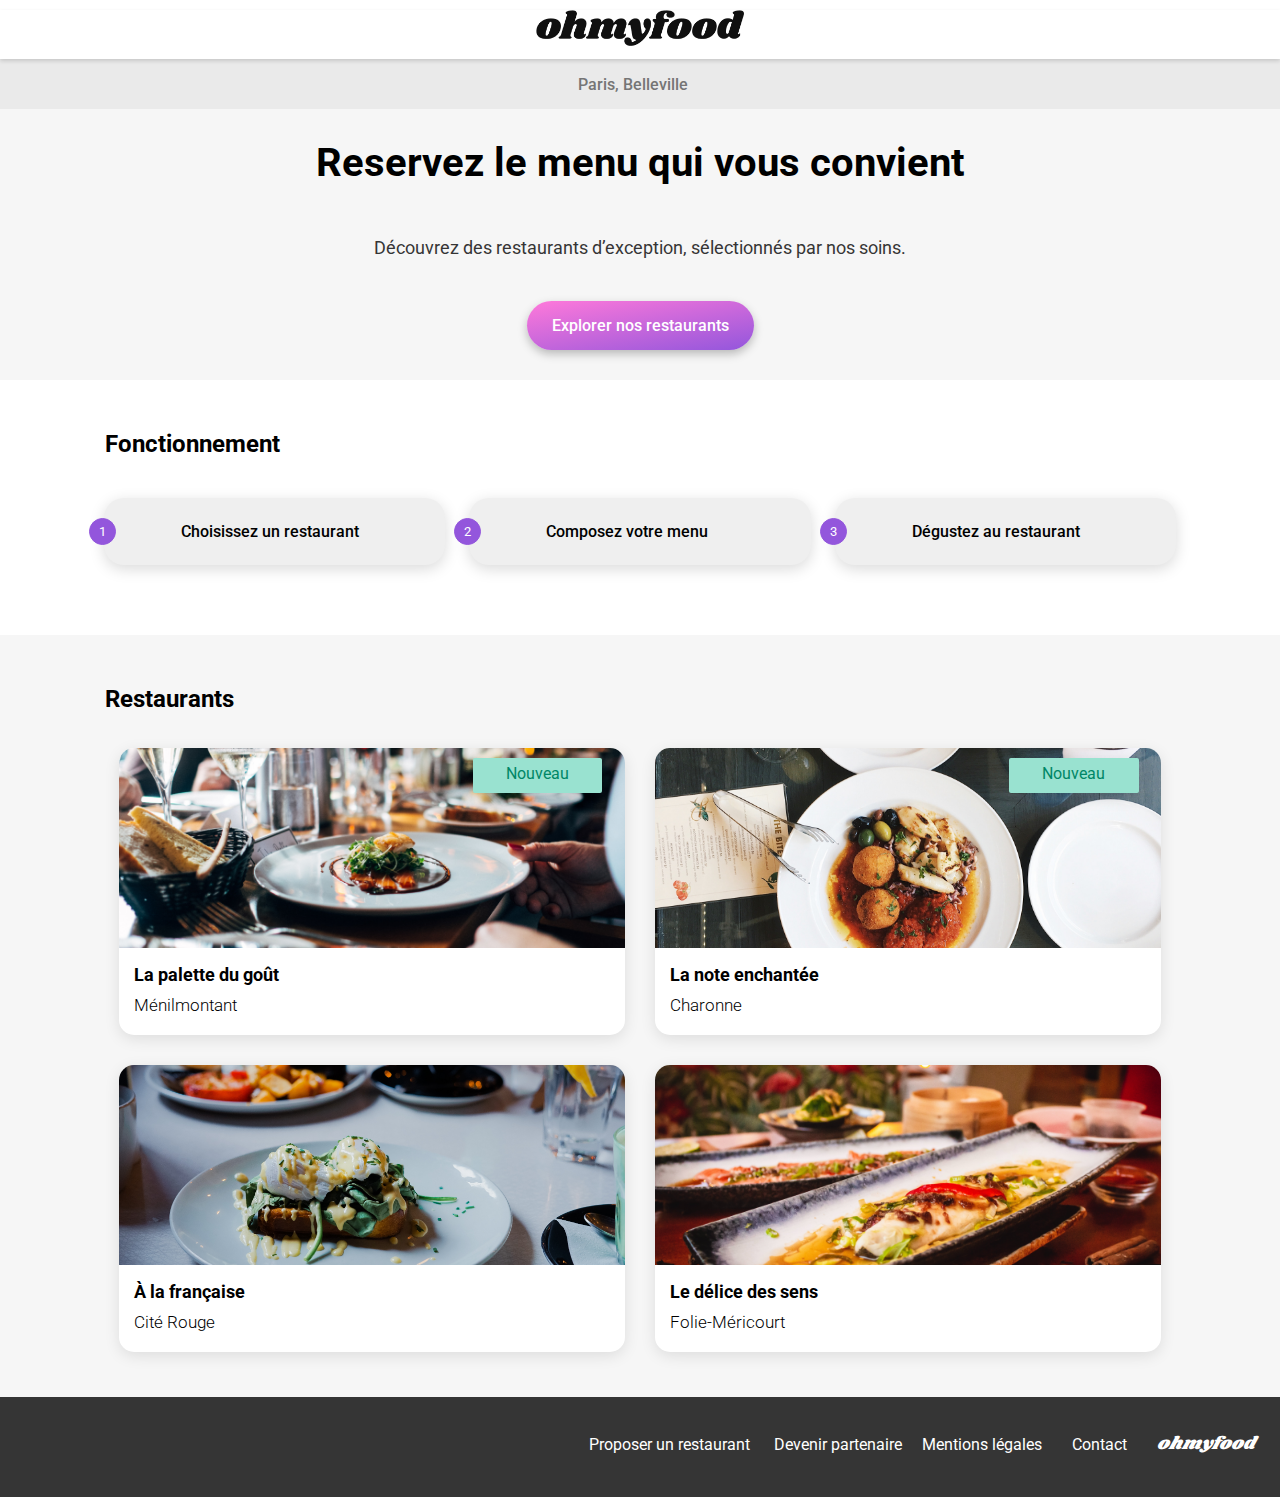
<file: index.html>
<!DOCTYPE html>
<html lang="en">
  <head>
    <meta charset="utf-8" />
    <meta name="viewport" content="width=device-width, initial-scale=1" />
    <title>Site ohmyfood</title>
    <link rel="stylesheet" href="./assets/main.css" />
    <link rel="preconnect" href="https://fonts.googleapis.com" />
    <link rel="preconnect" href="https://fonts.gstatic.com" crossorigin />
    <link
      href="https://fonts.googleapis.com/css2?family=Roboto&family=Shrikhand&display=swap"
      rel="stylesheet"
    />
    <link
      rel="stylesheet"
      href="https://cdnjs.cloudflare.com/ajax/libs/font-awesome/6.2.1/css/all.min.css"
      integrity="sha512-MV7K8+y+gLIBoVD59lQIYicR65iaqukzvf/nwasF0nqhPay5w/9lJmVM2hMDcnK1OnMGCdVK+iQrJ7lzPJQd1w=="
      crossorigin="anonymous"
      referrerpolicy="no-referrer"
    />
  </head>

  <body>
    <div class="loader__container">
      <div class="loader__item"></div>
    </div>
    <header class="header">
      <h1 class="header__title">
        <img
          class="header__title__img"
          src="./assets/images/logo/ohmyfood.png"
          alt="OhMyFood"
        />
      </h1>
      <input type="search" placeholder="Paris, Belleville" />
      <i class="fa-solid fa-location-dot"></i>
    </header>
    <main>
      <section class="explore flexcolumn">
        <h2 class="explore__title">Reservez le menu qui vous convient</h2>
        <p class="explore__txt">
          Découvrez des restaurants d’exception, sélectionnés par nos soins.
        </p>
        <a href="#restaurants" class="explore__button btn"
          >Explorer nos restaurants</a
        >
      </section>
      <section class="functioning">
        <h2 class="functioning__title">Fonctionnement</h2>
        <div class="functioning__buttons flexcolumn">
          <button class="btn2 btn2--page1">
            <span class="btn2__nbr">1</span>
            <i class="btn2__icon fa-solid fa-mobile-screen-button"></i>
            <span class="btn2__txt">Choisissez un restaurant</span>
          </button>
          <button class="btn2 btn2--page1">
            <span class="btn2__nbr">2</span>
            <i class="btn2__icon fa-solid fa-list-ul"></i>
            <span class="btn2__txt">Composez votre menu</span>
          </button>
          <button class="btn2 btn2--page1">
            <span class="btn2__nbr">3</span>
            <i class="btn2__icon fa-solid fa-store"></i>
            <span class="btn2__txt">Dégustez au restaurant</span>
          </button>
        </div>
      </section>
      <section id="restaurants" class="restaurants">
        <h2 class="restaurants__title">Restaurants</h2>
        <div class="restaurants__articles flexcolumn">
          <article class="restaurants__articles__cards ">
            <a
              class="restaurants__articles__link grid"
              href="./restaurants/La_palette_du_gout.html"
            >
              <img
                src="./assets/images/restaurants/jay-wennington-N_Y88TWmGwA-unsplash.jpg"
                alt="Plat de restaurant"
              />
              <div>
                <h3 class="restaurants__articles__cards__title">La palette du goût</h3>
                <p class="restaurants__articles__cards__location">Ménilmontant</p>
              </div>
              <span>Nouveau</span>
            </a>
            <div class="restaurants__articles__animheart">
              <input type="checkbox" class="checkbox restaurants__articles__animheart--pos1" />
              <i class="fa-solid fa-heart c1 restaurants__articles__animheart--pos1"></i>
              <i class="fa-regular fa-heart c2 restaurants__articles__animheart--pos1"></i>
            </div>
          </article>
          <article
            class="restaurants__articles__cards restaurants__articles__cards--clip"
          >
            <a
              class="restaurants__articles__link grid"
              href="./restaurants/La_note_enchante.html"
            >
              <img
                class="restaurants__articles__cards--clip"
                src="./assets/images/restaurants/stil-u2Lp8tXIcjw-unsplash.jpg"
                alt="Plat de restaurant"
              />
              <div>
                <h3 class="restaurants__articles__cards__title">La note enchantée</h3>
                <p class="restaurants__articles__cards__location">Charonne</p>
              </div>
              <span>Nouveau</span>
            </a>
            <div class="restaurants__articles__animheart">
              <input type="checkbox" class="checkbox restaurants__articles__animheart--pos1" />
              <i class="fa-solid fa-heart c1 restaurants__articles__animheart--pos1"></i>
              <i class="fa-regular fa-heart c2 restaurants__articles__animheart--pos1"></i>
            </div>
          </article>
          <article class="restaurants__articles__cards ">
            <a
              class="restaurants__articles__link grid"
              href="./restaurants/A_la_francaise.html"
            >
              <img
                src="./assets/images/restaurants/toa-heftiba-DQKerTsQwi0-unsplash.jpg"
                alt="Plat de restaurant"
              />
              <div>
                <h3 class="restaurants__articles__cards__title">À la française</h3>
                <p class="restaurants__articles__cards__location">Cité Rouge</p>
              </div>
            </a>
            <div class="restaurants__articles__animheart">
              <input type="checkbox" class="checkbox restaurants__articles__animheart--pos1" />
              <i class="fa-solid fa-heart c1 restaurants__articles__animheart--pos1"></i>
              <i class="fa-regular fa-heart c2 restaurants__articles__animheart--pos1"></i>
            </div>
          </article>
          <article class="restaurants__articles__cards">
            <a
              class="restaurants__articles__link grid"
              href="./restaurants/Le_delice_des_sens.html"
            >
              <img
                src="./assets/images/restaurants/louis-hansel-shotsoflouis-qNBGVyOCY8Q-unsplash.jpg"
                alt="Plat de restaurant"
              />
              <div>
                <h3 class="restaurants__articles__cards__title">Le délice des sens</h3>
                <p class="restaurants__articles__cards__location">Folie-Méricourt</p>
              </div>
            </a>
            <div class="restaurants__articles__animheart">
              <input type="checkbox" class="checkbox restaurants__articles__animheart--pos1" />
              <i class="fa-solid fa-heart c1 restaurants__articles__animheart--pos1"></i>
              <i class="fa-regular fa-heart c2 restaurants__articles__animheart--pos1"></i>
            </div>
          </article>
        </div>
      </section>
    </main>
    <footer class="footer">
      <h2 class="footer__title">ohmyfood</h2>
      <ul class="footer__list flexcolumn">
        <li class="flexrow">
          <i class="fa-solid fa-utensils"></i
          ><a class="footer__list--space1" href="#">Proposer un restaurant</a>
        </li>
        <li class="flexrow">
          <i class="fa-solid fa-handshake-angle"></i
          ><a class="footer__list--space2" href="#">Devenir partenaire</a>
        </li>
        <li><a href="#">Mentions légales</a></li>
        <li><a href="mailto:ohmyfood@gmail.com">Contact</a></li>
      </ul>
    </footer>
  </body>
</html>
</file>
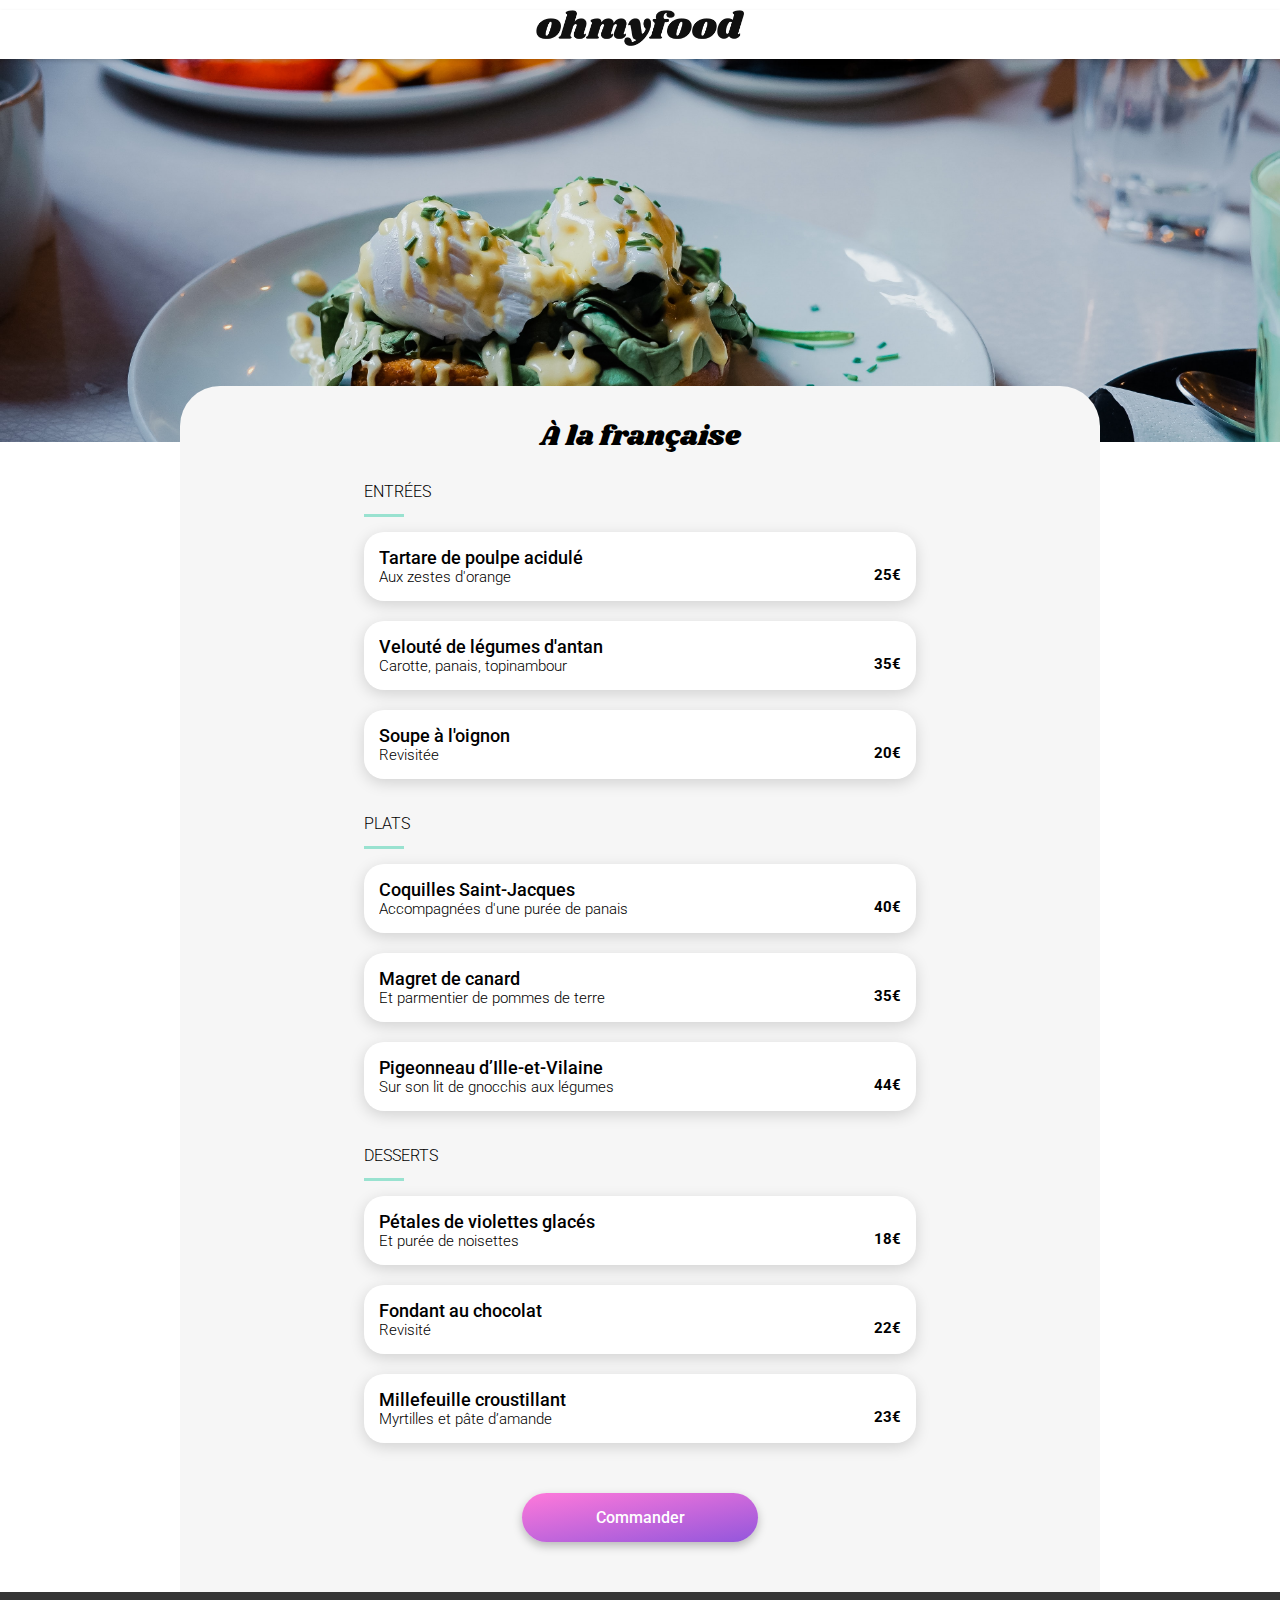
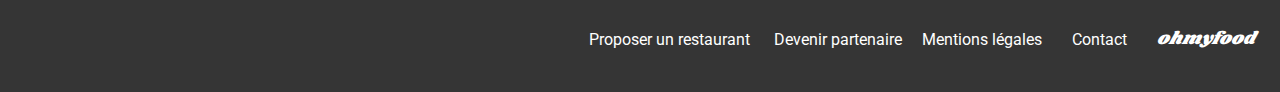
<file: restaurants/A_la_francaise.html>
<!DOCTYPE html>
<html lang="en">
  <head>
    <meta charset="utf-8" />
    <meta name="viewport" content="width=device-width, initial-scale=1" />
    <title>Site ohmyfood</title>
    <link rel="stylesheet" href="../assets/main.css" />
    <link rel="preconnect" href="https://fonts.googleapis.com" />
    <link rel="preconnect" href="https://fonts.gstatic.com" crossorigin />
    <link
      href="https://fonts.googleapis.com/css2?family=Roboto&family=Shrikhand&display=swap"
      rel="stylesheet"
    />
    <link
      rel="stylesheet"
      href="https://cdnjs.cloudflare.com/ajax/libs/font-awesome/6.2.1/css/all.min.css"
      integrity="sha512-MV7K8+y+gLIBoVD59lQIYicR65iaqukzvf/nwasF0nqhPay5w/9lJmVM2hMDcnK1OnMGCdVK+iQrJ7lzPJQd1w=="
      crossorigin="anonymous"
      referrerpolicy="no-referrer"
    />
  </head>

  <body>
    <div class="loader__container">
      <div class="loader__item"></div>
    </div>
    <header class="header">
      <a href="../index.html"><i class="fa-solid fa-arrow-left"></i></a>
      <h1 class="header__title">
        <img
          class="header__title__img"
          src="../assets/images/logo/ohmyfood.png"
          alt="OhMyFood"
        />
      </h1>
    </header>
    <img
      src="../assets/images/restaurants/toa-heftiba-DQKerTsQwi0-unsplash.jpg"
      alt="Plat de restaurant"
      class="img_restaurant"
    />
    <main class="main">
      <section class="menu">
        <h2 class="menu__restaurant">À la française</h2>
        <div class="menu__restaurant__heart">
          <input type="checkbox" class="checkbox menu__restaurant__heart--pos2"/>
          <i class="fa-solid fa-heart c1 menu__restaurant__heart--pos2"></i>
          <i class="fa-regular fa-heart c2 menu__restaurant__heart--pos2"></i>
        </div>
        <h3 class="menu__title">ENTRÉES</h3>
        <div class="menu__title__borderBottom"></div>
        <div class="menu__flexbox">
          <div class="btn2 menu__flexbox__buttons btn2-1">
            <input type="radio" name="entree" class="checkbox2 pos3" />
            <div class="flexrow menu__flexbox__buttons__content">
              <div class="flexcolumn textleft">
                <div class="menu__flexbox__buttons__nom">Tartare de poulpe acidulé</div>
                <div class="menu__flexbox__buttons__description">Aux zestes d'orange</div>
              </div>
              <div class="menu__flexbox__buttons__prix">25€</div>
            </div>
            <div class="fa-background">
                <i class="fa-regular fa-circle-check"></i>
              </div>
          </div>
          <div class="btn2 menu__flexbox__buttons btn2-2">
            <input type="radio" name="entree" class="checkbox2 pos3" />
            <div class="flexrow menu__flexbox__buttons__content">
              <div class="flexcolumn textleft">
                <div class="menu__flexbox__buttons__nom">Velouté de légumes d'antan</div>
                <div class="menu__flexbox__buttons__description">Carotte, panais, topinambour</div>
              </div>
              <div class="menu__flexbox__buttons__prix">35€</div>
            </div>
            <div class="fa-background">
              <i class="fa-regular fa-circle-check"></i>
            </div>
          </div>
          <div class="btn2 menu__flexbox__buttons btn2-3">
            <input type="radio" name="entree" class="checkbox2 pos3" />
            <div class="flexrow menu__flexbox__buttons__content">
              <div class="flexcolumn textleft">
                <div class="menu__flexbox__buttons__nom">Soupe à l'oignon</div>
                <div class="menu__flexbox__buttons__description">Revisitée</div>
              </div>
              <div class="menu__flexbox__buttons__prix">20€</div>
            </div>
            <div class="fa-background">
              <i class="fa-regular fa-circle-check"></i>
            </div>
          </div>
        </div>
        <h3 class="menu__title">PLATS</h3>
        <div class="menu__title__borderBottom"></div>
        <div class="menu__flexbox">
          <div class="btn2 menu__flexbox__buttons btn2-4">
            <input type="radio" name="plat" class="checkbox2 pos3" />
            <div class="flexrow menu__flexbox__buttons__content">
              <div class="flexcolumn textleft">
                <div class="menu__flexbox__buttons__nom">Coquilles Saint-Jacques</div>
                <div class="menu__flexbox__buttons__description">Accompagnées d'une purée de panais</div>
              </div>
              <div class="menu__flexbox__buttons__prix">40€</div>
            </div>
            <div class="fa-background">
              <i class="fa-regular fa-circle-check"></i>
            </div>
          </div>
          <div class="btn2 menu__flexbox__buttons btn2-5">
            <input type="radio" name="plat" class="checkbox2 pos3" />
            <div class="flexrow menu__flexbox__buttons__content">
              <div class="flexcolumn textleft">
                <div class="menu__flexbox__buttons__nom">Magret de canard</div>
                <div class="menu__flexbox__buttons__description">Et parmentier de pommes de terre</div>
              </div>
              <div class="menu__flexbox__buttons__prix">35€</div>
            </div>
            <div class="fa-background">
              <i class="fa-regular fa-circle-check"></i>
            </div>
          </div>
          <div class="btn2 menu__flexbox__buttons btn2-6">
            <input type="radio" name="plat" class="checkbox2 pos3" />
            <div class="flexrow menu__flexbox__buttons__content">
              <div class="flexcolumn textleft">
                <div class="menu__flexbox__buttons__nom">Pigeonneau d’Ille-et-Vilaine</div>
                <div class="menu__flexbox__buttons__description">Sur son lit de gnocchis aux légumes</div>
              </div>
              <div class="menu__flexbox__buttons__prix">44€</div>
            </div>
            <div class="fa-background">
              <i class="fa-regular fa-circle-check"></i>
            </div>
          </div>
        </div>
        <h3 class="menu__title">DESSERTS</h3>
        <div class="menu__title__borderBottom"></div>
        <div class="menu__flexbox">
          <div class="btn2 menu__flexbox__buttons btn2-7">
            <input type="radio" name="dessert" class="checkbox2 pos3" />
            <div class="flexrow menu__flexbox__buttons__content">
              <div class="flexcolumn textleft">
                <div class="menu__flexbox__buttons__nom">Pétales de violettes glacés</div >
                <div class="menu__flexbox__buttons__description">Et purée de noisettes</div>
              </div>
              <div class="menu__flexbox__buttons__prix">18€</div>
            </div>
            <div class="fa-background">
              <i class="fa-regular fa-circle-check"></i>
            </div>
          </div>
          <div class="btn2 menu__flexbox__buttons btn2-8">
            <input type="radio" name="dessert" class="checkbox2 pos3" />
            <div class="flexrow menu__flexbox__buttons__content">
              <div class="flexcolumn textleft">
                <div class="menu__flexbox__buttons__nom">Fondant au chocolat</div>
                <div class="menu__flexbox__buttons__description">Revisité</div>
              </div>
              <div class="menu__flexbox__buttons__prix">22€</div>
            </div>
            <div class="fa-background">
              <i class="fa-regular fa-circle-check"></i>
            </div>
          </div>
          <div class="btn2 menu__flexbox__buttons btn2-9">
            <input type="radio" name="dessert" class="checkbox2 pos3" />
            <div class="flexrow menu__flexbox__buttons__content">
              <div class="flexcolumn textleft">
                <div class="menu__flexbox__buttons__nom">Millefeuille croustillant</div>
                <div class="menu__flexbox__buttons__description">Myrtilles et pâte d’amande</div>
              </div>
              <div class="menu__flexbox__buttons__prix">23€</div>
            </div>
            <div class="fa-background">
              <i class="fa-regular fa-circle-check"></i>
            </div>
          </div>
        </div>
        <div class="flexcolumn">
          <a href="#restaurants" class="btn menu__commander"
            >Commander</a
          >
        </div>
      </section>
    </main>
    <footer class="footer">
      <h2 class="footer__title">ohmyfood</h2>
      <ul class="footer__list flexcolumn">
        <li class="flexrow">
          <i class="fa-solid fa-utensils"></i
          ><a class="footer__list--space1" href="#">Proposer un restaurant</a>
        </li>
        <li class="flexrow">
          <i class="fa-solid fa-handshake-angle"></i
          ><a class="footer__list--space2" href="#">Devenir partenaire</a>
        </li>
        <li><a href="#">Mentions légales</a></li>
        <li><a href="mailto:ohmyfood@gmail.com">Contact</a></li>
      </ul>
    </footer>
  </body>
</html>
</file>
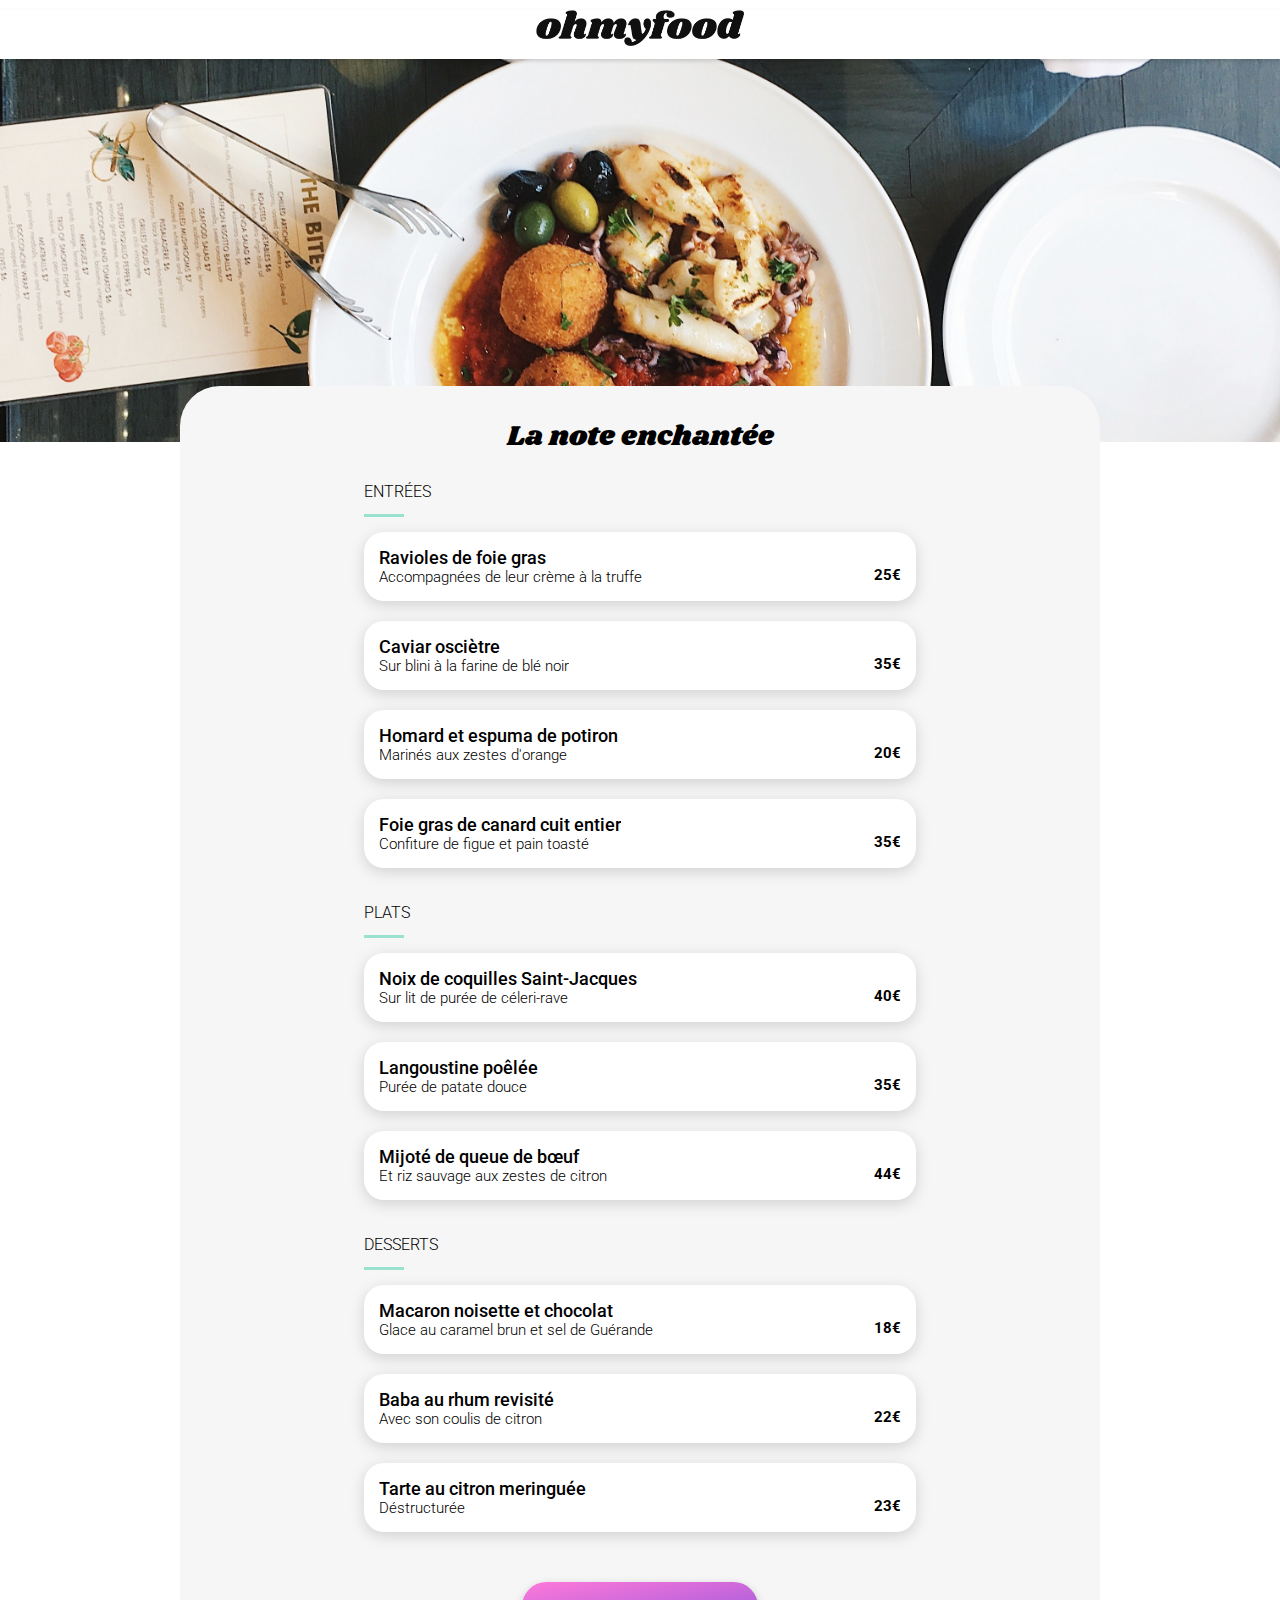
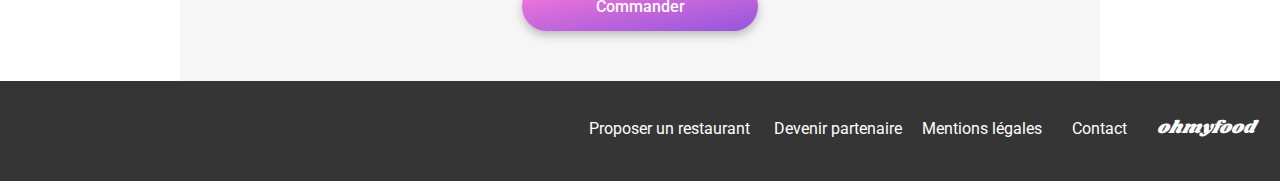
<file: restaurants/La_note_enchante.html>
<!DOCTYPE html>
<html lang="en">
  <head>
    <meta charset="utf-8" />
    <meta name="viewport" content="width=device-width, initial-scale=1" />
    <title>Site ohmyfood</title>
    <link rel="stylesheet" href="../assets/main.css" />
    <link rel="preconnect" href="https://fonts.googleapis.com" />
    <link rel="preconnect" href="https://fonts.gstatic.com" crossorigin />
    <link
      href="https://fonts.googleapis.com/css2?family=Roboto&family=Shrikhand&display=swap"
      rel="stylesheet"
    />
    <link
      rel="stylesheet"
      href="https://cdnjs.cloudflare.com/ajax/libs/font-awesome/6.2.1/css/all.min.css"
      integrity="sha512-MV7K8+y+gLIBoVD59lQIYicR65iaqukzvf/nwasF0nqhPay5w/9lJmVM2hMDcnK1OnMGCdVK+iQrJ7lzPJQd1w=="
      crossorigin="anonymous"
      referrerpolicy="no-referrer"
    />
  </head>

  <body>
    <div class="loader__container">
      <div class="loader__item"></div>
    </div>
    <header class="header">
      <a href="../index.html"><i class="fa-solid fa-arrow-left"></i></a>
      <h1 class="header__title">
        <img
          class="header__title__img"
          src="../assets/images/logo/ohmyfood.png"
          alt="OhMyFood"
        />
      </h1>
    </header>
    <img
      src="../assets/images/restaurants/stil-u2Lp8tXIcjw-unsplash.jpg"
      alt="Plat de restaurant"
      class="img_restaurant"
    />
    <main class="main">
      <section class="menu">
        <h2 class="menu__restaurant">La note enchantée</h2>
        <div class="menu__restaurant__heart">
          <input type="checkbox" class="checkbox menu__restaurant__heart--pos2"/>
          <i class="fa-solid fa-heart c1 menu__restaurant__heart--pos2"></i>
          <i class="fa-regular fa-heart c2 menu__restaurant__heart--pos2"></i>
        </div>
        <h3 class="menu__title">ENTRÉES</h3>
        <div class="menu__title__borderBottom"></div>
        <div class="menu__flexbox">
          <div class="btn2 menu__flexbox__buttons btn2-1">
            <input type="radio" name="entree" class="checkbox2 pos3" />
            <div class="flexrow menu__flexbox__buttons__content">
              <div class="flexcolumn textleft">
                <div class="menu__flexbox__buttons__nom">Ravioles de foie gras</div>
                <div class="menu__flexbox__buttons__description">Accompagnées de leur crème à la truffe</div>
              </div>
              <div class="menu__flexbox__buttons__prix">25€</div>
            </div>
            <div class="fa-background">
                <i class="fa-regular fa-circle-check"></i>
              </div>
          </div>
          <div class="btn2 menu__flexbox__buttons btn2-2">
            <input type="radio" name="entree" class="checkbox2 pos3" />
            <div class="flexrow menu__flexbox__buttons__content">
              <div class="flexcolumn textleft">
                <div class="menu__flexbox__buttons__nom">Caviar osciètre</div>
                <div class="menu__flexbox__buttons__description">Sur blini à la farine de blé noir</div>
              </div>
              <div class="menu__flexbox__buttons__prix">35€</div>
            </div>
            <div class="fa-background">
              <i class="fa-regular fa-circle-check"></i>
            </div>
          </div>
          <div class="btn2 menu__flexbox__buttons btn2-3">
            <input type="radio" name="entree" class="checkbox2 pos3" />
            <div class="flexrow menu__flexbox__buttons__content">
              <div class="flexcolumn textleft">
                <div class="menu__flexbox__buttons__nom">Homard et espuma de potiron</div>
                <div class="menu__flexbox__buttons__description">Marinés aux zestes d'orange</div>
              </div>
              <div class="menu__flexbox__buttons__prix">20€</div>
            </div>
            <div class="fa-background">
              <i class="fa-regular fa-circle-check"></i>
            </div>
          </div>
          <div class="btn2 menu__flexbox__buttons btn2-4">
            <input type="radio" name="entree" class="checkbox2 pos3" />
            <div class="flexrow menu__flexbox__buttons__content">
              <div class="flexcolumn textleft">
                <div class="menu__flexbox__buttons__nom">Foie gras de canard cuit entier</div>
                <div class="menu__flexbox__buttons__description">Confiture de figue et pain toasté</div>
              </div>
              <div class="menu__flexbox__buttons__prix">35€</div>
            </div>
            <div class="fa-background">
              <i class="fa-regular fa-circle-check"></i>
            </div>
          </div>
        </div>
        <h3 class="menu__title">PLATS</h3>
        <div class="menu__title__borderBottom"></div>
        <div class="menu__flexbox">
          <div class="btn2 menu__flexbox__buttons btn2-1">
            <input type="radio" name="plat" class="checkbox2 pos3" />
            <div class="flexrow menu__flexbox__buttons__content">
              <div class="flexcolumn textleft">
                <div class="menu__flexbox__buttons__nom">Noix de coquilles Saint-Jacques</div>
                <div class="menu__flexbox__buttons__description">Sur lit de purée de céleri-rave</div>
              </div>
              <div class="menu__flexbox__buttons__prix">40€</div>
            </div>
            <div class="fa-background">
              <i class="fa-regular fa-circle-check"></i>
            </div>
          </div>
          <div class="btn2 menu__flexbox__buttons btn2-2">
            <input type="radio" name="plat" class="checkbox2 pos3" />
            <div class="flexrow menu__flexbox__buttons__content">
              <div class="flexcolumn textleft">
                <div class="menu__flexbox__buttons__nom">Langoustine poêlée</div>
                <div class="menu__flexbox__buttons__description">Purée de patate douce</div>
              </div>
              <div class="menu__flexbox__buttons__prix">35€</div>
            </div>
            <div class="fa-background">
              <i class="fa-regular fa-circle-check"></i>
            </div>
          </div>
          <div class="btn2 menu__flexbox__buttons btn2-3">
            <input type="radio" name="plat" class="checkbox2 pos3" />
            <div class="flexrow menu__flexbox__buttons__content">
              <div class="flexcolumn textleft">
                <div class="menu__flexbox__buttons__nom">Mijoté de queue de bœuf</div>
                <div class="menu__flexbox__buttons__description">Et riz sauvage aux zestes de citron</div>
              </div>
              <div class="menu__flexbox__buttons__prix">44€</div>
            </div>
            <div class="fa-background">
              <i class="fa-regular fa-circle-check"></i>
            </div>
          </div>
        </div>
        <h3 class="menu__title">DESSERTS</h3>
        <div class="menu__title__borderBottom"></div>
        <div class="menu__flexbox">
          <div class="btn2 menu__flexbox__buttons btn2-1">
            <input type="radio" name="dessert" class="checkbox2 pos3" />
            <div class="flexrow menu__flexbox__buttons__content">
              <div class="flexcolumn textleft">
                <div class="menu__flexbox__buttons__nom">Macaron noisette et chocolat</div >
                <div class="menu__flexbox__buttons__description">Glace au caramel brun et sel de Guérande</div>
              </div>
              <div class="menu__flexbox__buttons__prix">18€</div>
            </div>
            <div class="fa-background">
              <i class="fa-regular fa-circle-check"></i>
            </div>
          </div>
          <div class="btn2 menu__flexbox__buttons btn2-2">
            <input type="radio" name="dessert" class="checkbox2 pos3" />
            <div class="flexrow menu__flexbox__buttons__content">
              <div class="flexcolumn textleft">
                <div class="menu__flexbox__buttons__nom">Baba au rhum revisité</div>
                <div class="menu__flexbox__buttons__description">Avec son coulis de citron</div>
              </div>
              <div class="menu__flexbox__buttons__prix">22€</div>
            </div>
            <div class="fa-background">
              <i class="fa-regular fa-circle-check"></i>
            </div>
          </div>
          <div class="btn2 menu__flexbox__buttons btn2-3">
            <input type="radio" name="dessert" class="checkbox2 pos3" />
            <div class="flexrow menu__flexbox__buttons__content">
              <div class="flexcolumn textleft">
                <div class="menu__flexbox__buttons__nom">Tarte au citron meringuée</div>
                <div class="menu__flexbox__buttons__description">Déstructurée</div>
              </div>
              <div class="menu__flexbox__buttons__prix">23€</div>
            </div>
            <div class="fa-background">
              <i class="fa-regular fa-circle-check"></i>
            </div>
          </div>
        </div>
        <div class="flexcolumn">
          <a href="#" class="btn menu__commander"
            >Commander</a
          >
        </div>
      </section>
    </main>
    <footer class="footer">
      <h2 class="footer__title">ohmyfood</h2>
      <ul class="footer__list flexcolumn">
        <li class="flexrow">
          <i class="fa-solid fa-utensils"></i
          ><a class="footer__list--space1" href="#">Proposer un restaurant</a>
        </li>
        <li class="flexrow">
          <i class="fa-solid fa-handshake-angle"></i
          ><a class="footer__list--space2" href="#">Devenir partenaire</a>
        </li>
        <li><a href="#">Mentions légales</a></li>
        <li><a href="mailto:ohmyfood@gmail.com">Contact</a></li>
      </ul>
    </footer>
  </body>
</html>
</file>
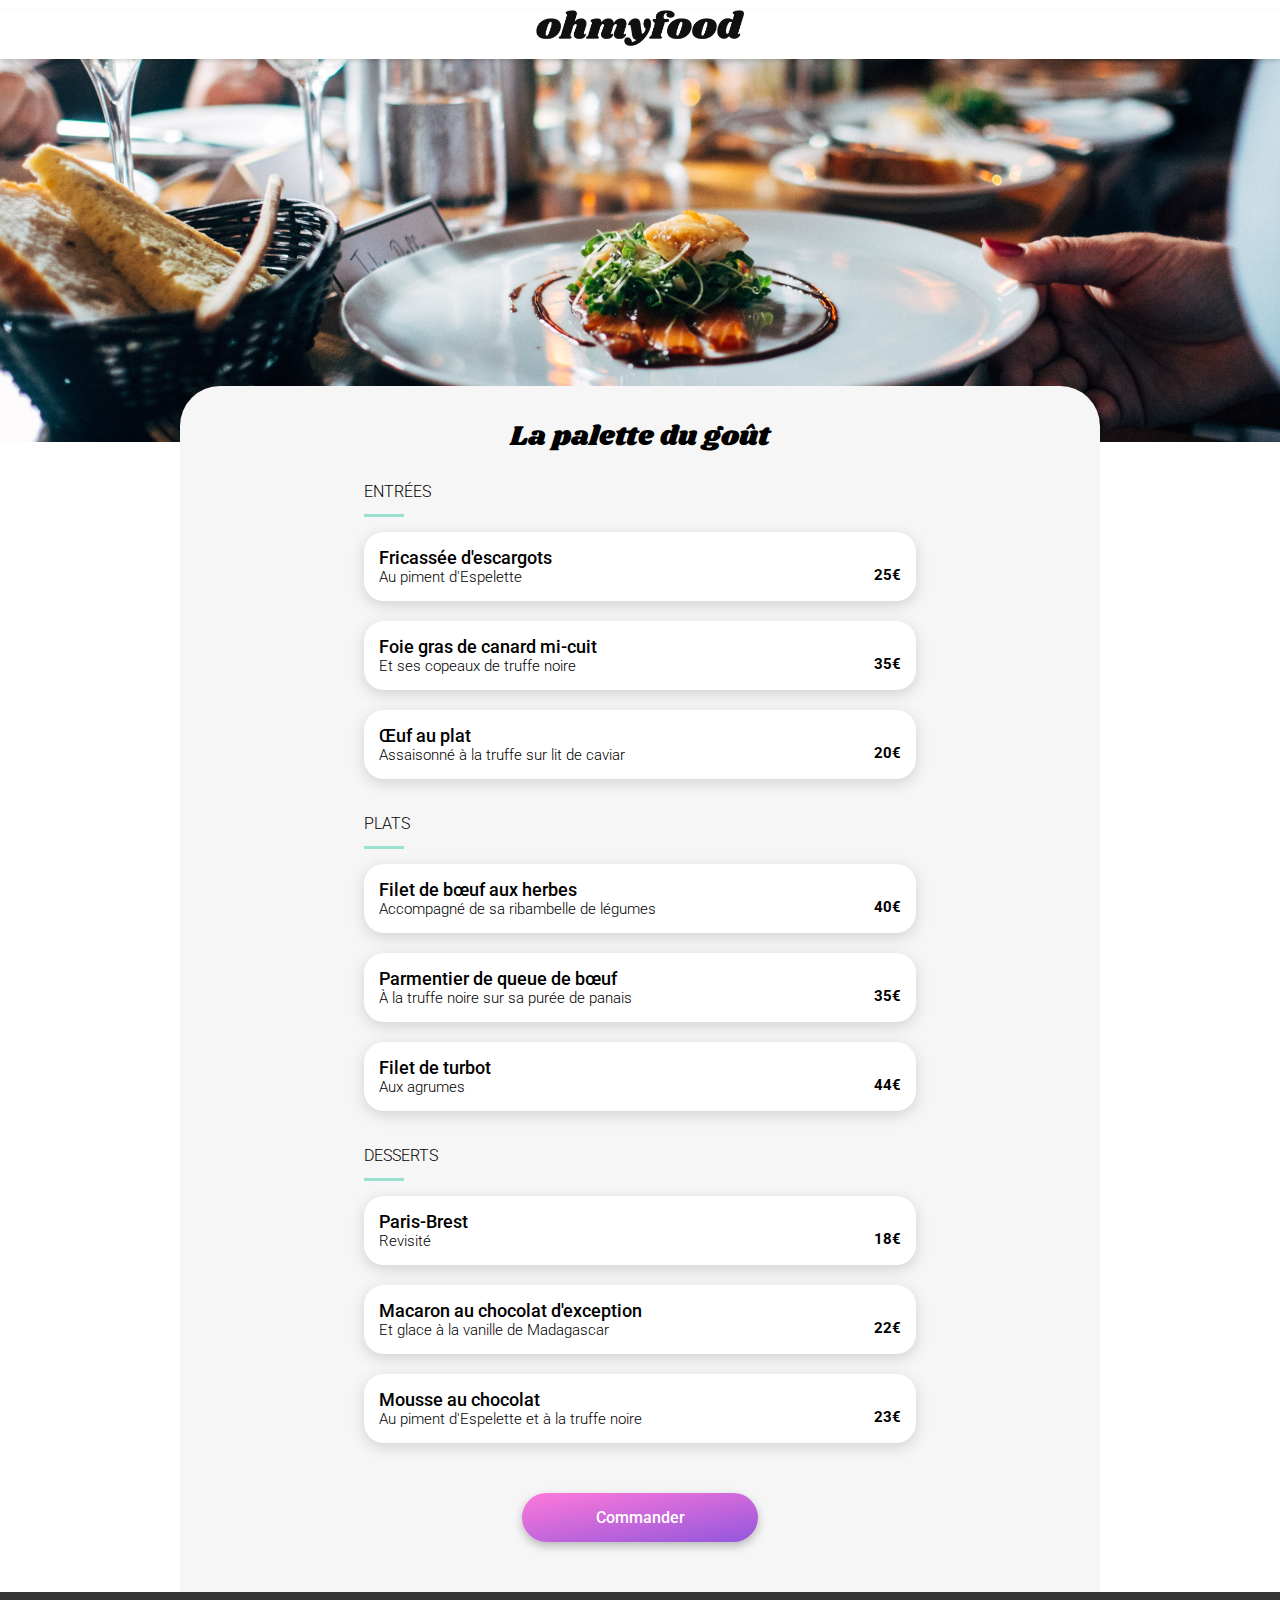
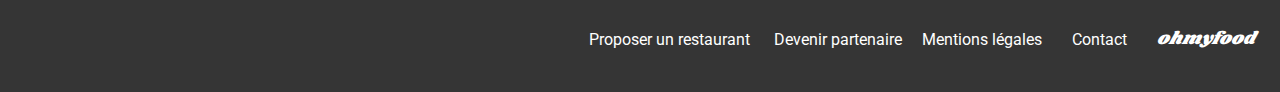
<file: restaurants/La_palette_du_gout.html>
<!DOCTYPE html>
<html lang="en">
  <head>
    <meta charset="utf-8" />
    <meta name="viewport" content="width=device-width, initial-scale=1" />
    <title>Site ohmyfood</title>
    <link rel="stylesheet" href="../assets/main.css" />
    <link rel="preconnect" href="https://fonts.googleapis.com" />
    <link rel="preconnect" href="https://fonts.gstatic.com" crossorigin />
    <link
      href="https://fonts.googleapis.com/css2?family=Roboto&family=Shrikhand&display=swap"
      rel="stylesheet"
    />
    <link
      rel="stylesheet"
      href="https://cdnjs.cloudflare.com/ajax/libs/font-awesome/6.2.1/css/all.min.css"
      integrity="sha512-MV7K8+y+gLIBoVD59lQIYicR65iaqukzvf/nwasF0nqhPay5w/9lJmVM2hMDcnK1OnMGCdVK+iQrJ7lzPJQd1w=="
      crossorigin="anonymous"
      referrerpolicy="no-referrer"
    />
  </head>

  <body>
    <div class="loader__container">
      <div class="loader__item"></div>
    </div>
    <header class="header">
      <a href="../index.html"><i class="fa-solid fa-arrow-left"></i></a>
      <h1 class="header__title">
        <img
          class="header__title__img"
          src="../assets/images/logo/ohmyfood.png"
          alt="OhMyFood"
        />
      </h1>
    </header>
    <img
      src="../assets/images/restaurants/jay-wennington-N_Y88TWmGwA-unsplash.jpg"
      alt="Plat de restaurant"
      class="img_restaurant"
    />
    <main class="main">
      <section class="menu">
        <h2 class="menu__restaurant">La palette du goût</h2>
        <div class="menu__restaurant__heart">
          <input type="checkbox" class="checkbox menu__restaurant__heart--pos2"/>
          <i class="fa-solid fa-heart c1 menu__restaurant__heart--pos2"></i>
          <i class="fa-regular fa-heart c2 menu__restaurant__heart--pos2"></i>
        </div>
        <h3 class="menu__title">ENTRÉES</h3>
        <div class="menu__title__borderBottom"></div>
        <div class="menu__flexbox">
          <div class="btn2 menu__flexbox__buttons btn2-1">
            <input type="radio" name="entree" class="checkbox2 pos3" />
            <div class="flexrow menu__flexbox__buttons__content">
              <div class="flexcolumn textleft">
                <div class="menu__flexbox__buttons__nom">Fricassée d'escargots</div>
                <div class="menu__flexbox__buttons__description">Au piment d'Espelette</div>
              </div>
              <div class="menu__flexbox__buttons__prix">25€</div>
            </div>
            <div class="fa-background">
                <i class="fa-regular fa-circle-check"></i>
              </div>
          </div>
          <div class="btn2 menu__flexbox__buttons btn2-2">
            <input type="radio" name="entree" class="checkbox2 pos3" />
            <div class="flexrow menu__flexbox__buttons__content">
              <div class="flexcolumn textleft">
                <div class="menu__flexbox__buttons__nom">Foie gras de canard mi-cuit</div>
                <div class="menu__flexbox__buttons__description">Et ses copeaux de truffe noire</div>
              </div>
              <div class="menu__flexbox__buttons__prix">35€</div>
            </div>
            <div class="fa-background">
              <i class="fa-regular fa-circle-check"></i>
            </div>
          </div>
          <div class="btn2 menu__flexbox__buttons btn2-3">
            <input type="radio" name="entree" class="checkbox2 pos3" />
            <div class="flexrow menu__flexbox__buttons__content">
              <div class="flexcolumn textleft">
                <div class="menu__flexbox__buttons__nom">Œuf au plat</div>
                <div class="menu__flexbox__buttons__description">Assaisonné à la truffe sur lit de caviar</div>
              </div>
              <div class="menu__flexbox__buttons__prix">20€</div>
            </div>
            <div class="fa-background">
              <i class="fa-regular fa-circle-check"></i>
            </div>
          </div>
        </div>
        <h3 class="menu__title">PLATS</h3>
        <div class="menu__title__borderBottom"></div>
        <div class="menu__flexbox">
          <div class="btn2 menu__flexbox__buttons btn2-4">
            <input type="radio" name="plat" class="checkbox2 pos3" />
            <div class="flexrow menu__flexbox__buttons__content">
              <div class="flexcolumn textleft">
                <div class="menu__flexbox__buttons__nom">Filet de bœuf aux herbes</div>
                <div class="menu__flexbox__buttons__description">Accompagné de sa ribambelle de légumes</div>
              </div>
              <div class="menu__flexbox__buttons__prix">40€</div>
            </div>
            <div class="fa-background">
              <i class="fa-regular fa-circle-check"></i>
            </div>
          </div>
          <div class="btn2 menu__flexbox__buttons btn2-5">
            <input type="radio" name="plat" class="checkbox2 pos3" />
            <div class="flexrow menu__flexbox__buttons__content">
              <div class="flexcolumn textleft">
                <div class="menu__flexbox__buttons__nom">Parmentier de queue de bœuf</div>
                <div class="menu__flexbox__buttons__description">À la truffe noire sur sa purée de panais</div>
              </div>
              <div class="menu__flexbox__buttons__prix">35€</div>
            </div>
            <div class="fa-background">
              <i class="fa-regular fa-circle-check"></i>
            </div>
          </div>
          <div class="btn2 menu__flexbox__buttons btn2-6">
            <input type="radio" name="plat" class="checkbox2 pos3" />
            <div class="flexrow menu__flexbox__buttons__content">
              <div class="flexcolumn textleft">
                <div class="menu__flexbox__buttons__nom">Filet de turbot</div>
                <div class="menu__flexbox__buttons__description">Aux agrumes</div>
              </div>
              <div class="menu__flexbox__buttons__prix">44€</div>
            </div>
            <div class="fa-background">
              <i class="fa-regular fa-circle-check"></i>
            </div>
          </div>
        </div>
        <h3 class="menu__title">DESSERTS</h3>
        <div class="menu__title__borderBottom"></div>
        <div class="menu__flexbox">
          <div class="btn2 menu__flexbox__buttons btn2-7">
            <input type="radio" name="dessert" class="checkbox2 pos3" />
            <div class="flexrow menu__flexbox__buttons__content">
              <div class="flexcolumn textleft">
                <div class="menu__flexbox__buttons__nom">Paris-Brest</div >
                <div class="menu__flexbox__buttons__description">Revisité</div>
              </div>
              <div class="menu__flexbox__buttons__prix">18€</div>
            </div>
            <div class="fa-background">
              <i class="fa-regular fa-circle-check"></i>
            </div>
          </div>
          <div class="btn2 menu__flexbox__buttons btn2-8">
            <input type="radio" name="dessert" class="checkbox2 pos3" />
            <div class="flexrow menu__flexbox__buttons__content">
              <div class="flexcolumn textleft">
                <div class="menu__flexbox__buttons__nom">Macaron au chocolat d'exception</div>
                <div class="menu__flexbox__buttons__description">Et glace à la vanille de Madagascar</div>
              </div>
              <div class="menu__flexbox__buttons__prix">22€</div>
            </div>
            <div class="fa-background">
              <i class="fa-regular fa-circle-check"></i>
            </div>
          </div>
          <div class="btn2 menu__flexbox__buttons btn2-9">
            <input type="radio" name="dessert" class="checkbox2 pos3" />
            <div class="flexrow menu__flexbox__buttons__content">
              <div class="flexcolumn textleft">
                <div class="menu__flexbox__buttons__nom">Mousse au chocolat </div>
                <div class="menu__flexbox__buttons__description">Au piment d'Espelette et à la truffe noire</div>
              </div>
              <div class="menu__flexbox__buttons__prix">23€</div>
            </div>
            <div class="fa-background">
              <i class="fa-regular fa-circle-check"></i>
            </div>
          </div>
        </div>
        <div class="flexcolumn">
          <a href="#restaurants" class="btn menu__commander"
            >Commander</a
          >
        </div>
      </section>
    </main>
    <footer class="footer">
      <h2 class="footer__title">ohmyfood</h2>
      <ul class="footer__list flexcolumn">
        <li class="flexrow">
          <i class="fa-solid fa-utensils"></i
          ><a class="footer__list--space1" href="#">Proposer un restaurant</a>
        </li>
        <li class="flexrow">
          <i class="fa-solid fa-handshake-angle"></i
          ><a class="footer__list--space2" href="#">Devenir partenaire</a>
        </li>
        <li><a href="#">Mentions légales</a></li>
        <li><a href="mailto:ohmyfood@gmail.com">Contact</a></li>
      </ul>
    </footer>
  </body>
</html>
</file>
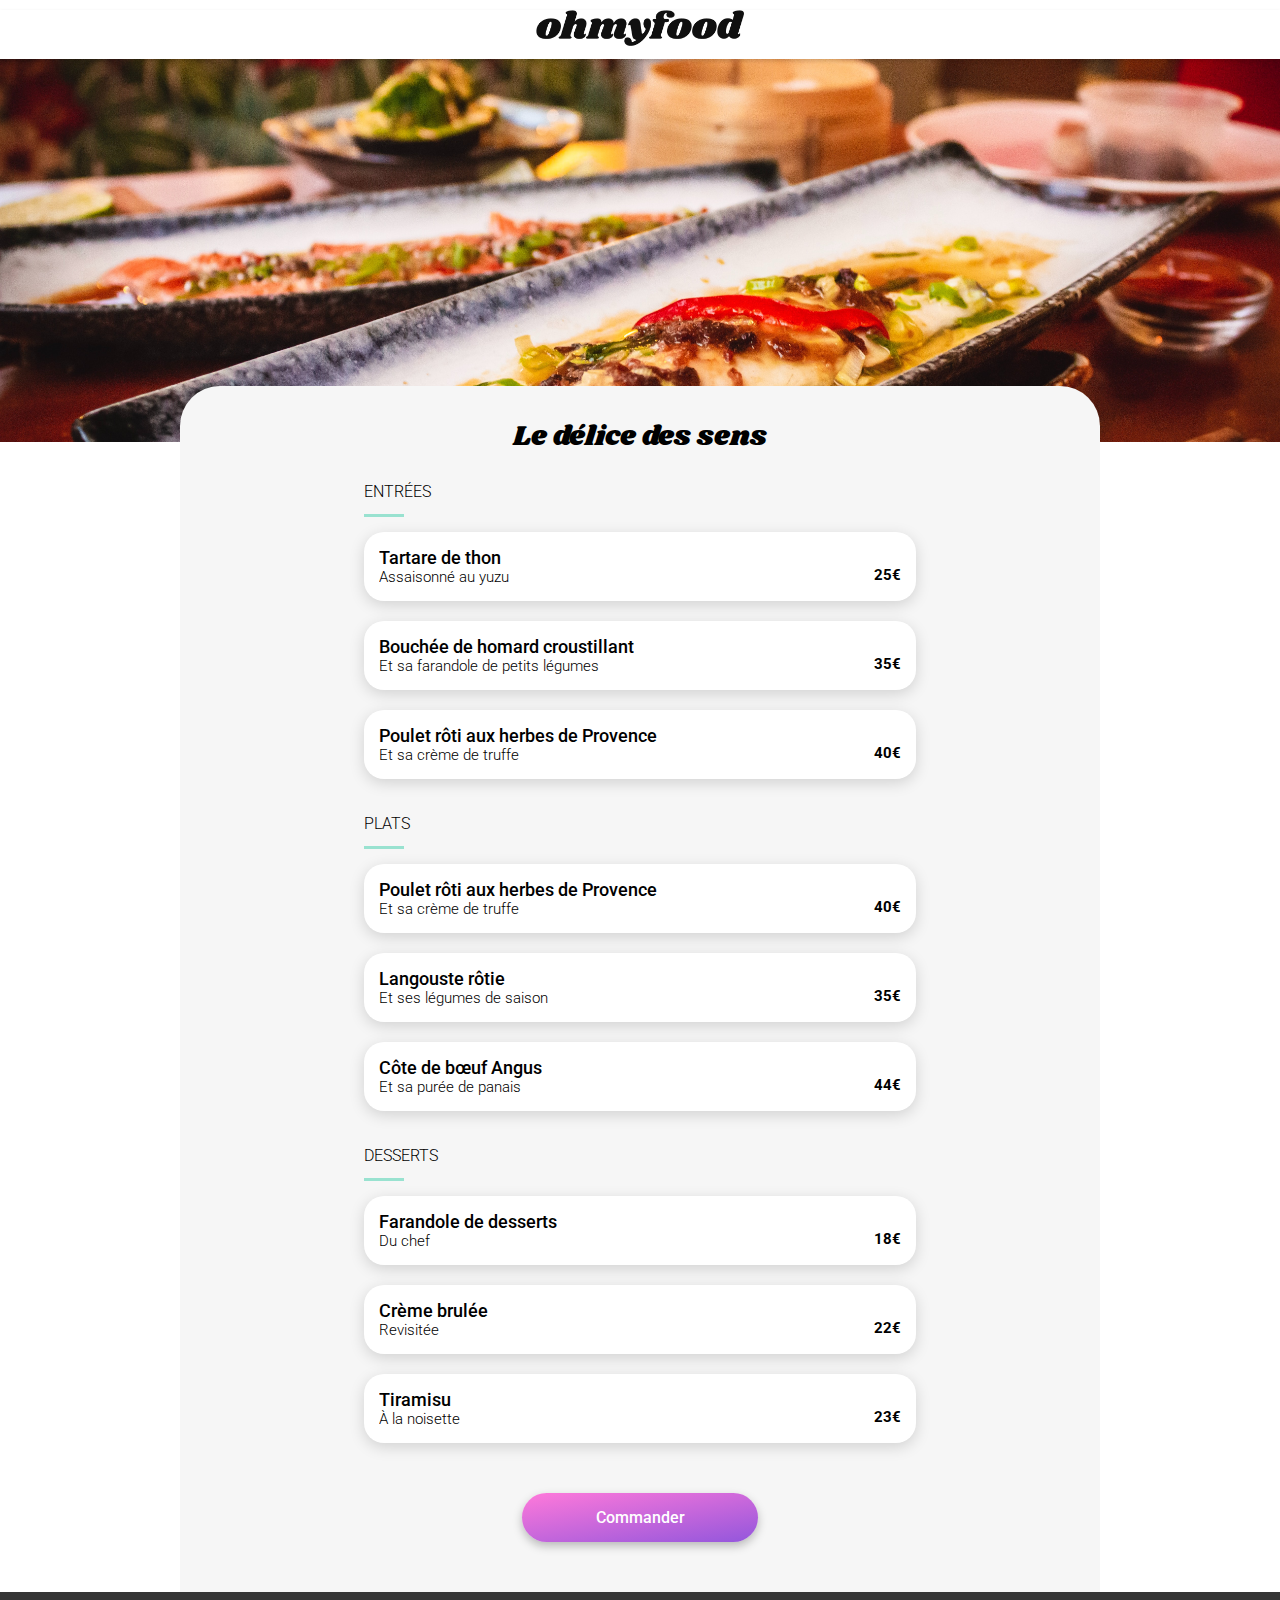
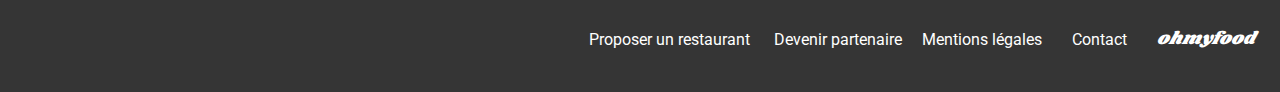
<file: restaurants/Le_delice_des_sens.html>
<!DOCTYPE html>
<html lang="en">
  <head>
    <meta charset="utf-8" />
    <meta name="viewport" content="width=device-width, initial-scale=1" />
    <title>Site ohmyfood</title>
    <link rel="stylesheet" href="../assets/main.css" />
    <link rel="preconnect" href="https://fonts.googleapis.com" />
    <link rel="preconnect" href="https://fonts.gstatic.com" crossorigin />
    <link
      href="https://fonts.googleapis.com/css2?family=Roboto&family=Shrikhand&display=swap"
      rel="stylesheet"
    />
    <link
      rel="stylesheet"
      href="https://cdnjs.cloudflare.com/ajax/libs/font-awesome/6.2.1/css/all.min.css"
      integrity="sha512-MV7K8+y+gLIBoVD59lQIYicR65iaqukzvf/nwasF0nqhPay5w/9lJmVM2hMDcnK1OnMGCdVK+iQrJ7lzPJQd1w=="
      crossorigin="anonymous"
      referrerpolicy="no-referrer"
    />
  </head>

  <body>
    <div class="loader__container">
      <div class="loader__item"></div>
    </div>
    <header class="header">
      <a href="../index.html"><i class="fa-solid fa-arrow-left"></i></a>
      <h1 class="header__title">
        <img
          class="header__title__img"
          src="../assets/images/logo/ohmyfood.png"
          alt="OhMyFood"
        />
      </h1>
    </header>
    <img
      src="../assets/images/restaurants/louis-hansel-shotsoflouis-qNBGVyOCY8Q-unsplash.jpg"
      alt="Plat de restaurant"
      class="img_restaurant"
    />
    <main class="main">
      <section class="menu">
        <h2 class="menu__restaurant">Le délice des sens</h2>
        <div class="menu__restaurant__heart">
          <input type="checkbox" class="checkbox menu__restaurant__heart--pos2"/>
          <i class="fa-solid fa-heart c1 menu__restaurant__heart--pos2"></i>
          <i class="fa-regular fa-heart c2 menu__restaurant__heart--pos2"></i>
        </div>
        <h3 class="menu__title">ENTRÉES</h3>
        <div class="menu__title__borderBottom"></div>
        <div class="menu__flexbox">
          <div class="btn2 menu__flexbox__buttons btn2-1">
            <input type="radio" name="entree" class="checkbox2 pos3" />
            <div class="flexrow menu__flexbox__buttons__content">
              <div class="flexcolumn textleft">
                <div class="menu__flexbox__buttons__nom">Tartare de thon</div>
                <div class="menu__flexbox__buttons__description">Assaisonné au yuzu</div>
              </div>
              <div class="menu__flexbox__buttons__prix">25€</div>
            </div>
            <div class="fa-background">
                <i class="fa-regular fa-circle-check"></i>
              </div>
          </div>
          <div class="btn2 menu__flexbox__buttons btn2-2">
            <input type="radio" name="entree" class="checkbox2 pos3" />
            <div class="flexrow menu__flexbox__buttons__content">
              <div class="flexcolumn textleft">
                <div class="menu__flexbox__buttons__nom">Bouchée de homard croustillant</div>
                <div class="menu__flexbox__buttons__description">Et sa farandole de petits légumes</div>
              </div>
              <div class="menu__flexbox__buttons__prix">35€</div>
            </div>
            <div class="fa-background">
              <i class="fa-regular fa-circle-check"></i>
            </div>
          </div>
          <div class="btn2 menu__flexbox__buttons btn2-3">
            <input type="radio" name="entree" class="checkbox2 pos3" />
            <div class="flexrow menu__flexbox__buttons__content">
              <div class="flexcolumn textleft">
                <div class="menu__flexbox__buttons__nom">Poulet rôti aux herbes de Provence</div>
                <div class="menu__flexbox__buttons__description">Et sa crème de truffe</div>
              </div>
              <div class="menu__flexbox__buttons__prix">40€</div>
            </div>
            <div class="fa-background">
              <i class="fa-regular fa-circle-check"></i>
            </div>
          </div>
        </div>
        <h3 class="menu__title">PLATS</h3>
        <div class="menu__title__borderBottom"></div>
        <div class="menu__flexbox">
          <div class="btn2 menu__flexbox__buttons btn2-4">
            <input type="radio" name="plat" class="checkbox2 pos3" />
            <div class="flexrow menu__flexbox__buttons__content">
              <div class="flexcolumn textleft">
                <div class="menu__flexbox__buttons__nom">Poulet rôti aux herbes de Provence</div>
                <div class="menu__flexbox__buttons__description">Et sa crème de truffe</div>
              </div>
              <div class="menu__flexbox__buttons__prix">40€</div>
            </div>
            <div class="fa-background">
              <i class="fa-regular fa-circle-check"></i>
            </div>
          </div>
          <div class="btn2 menu__flexbox__buttons btn2-5">
            <input type="radio" name="plat" class="checkbox2 pos3" />
            <div class="flexrow menu__flexbox__buttons__content">
              <div class="flexcolumn textleft">
                <div class="menu__flexbox__buttons__nom">Langouste rôtie</div>
                <div class="menu__flexbox__buttons__description">Et ses légumes de saison</div>
              </div>
              <div class="menu__flexbox__buttons__prix">35€</div>
            </div>
            <div class="fa-background">
              <i class="fa-regular fa-circle-check"></i>
            </div>
          </div>
          <div class="btn2 menu__flexbox__buttons btn2-6">
            <input type="radio" name="plat" class="checkbox2 pos3" />
            <div class="flexrow menu__flexbox__buttons__content">
              <div class="flexcolumn textleft">
                <div class="menu__flexbox__buttons__nom">Côte de bœuf Angus</div>
                <div class="menu__flexbox__buttons__description">Et sa purée de panais</div>
              </div>
              <div class="menu__flexbox__buttons__prix">44€</div>
            </div>
            <div class="fa-background">
              <i class="fa-regular fa-circle-check"></i>
            </div>
          </div>
        </div>
        <h3 class="menu__title">DESSERTS</h3>
        <div class="menu__title__borderBottom"></div>
        <div class="menu__flexbox">
          <div class="btn2 menu__flexbox__buttons btn2-7">
            <input type="radio" name="dessert" class="checkbox2 pos3" />
            <div class="flexrow menu__flexbox__buttons__content">
              <div class="flexcolumn textleft">
                <div class="menu__flexbox__buttons__nom">Farandole de desserts</div >
                <div class="menu__flexbox__buttons__description">Du chef</div>
              </div>
              <div class="menu__flexbox__buttons__prix">18€</div>
            </div>
            <div class="fa-background">
              <i class="fa-regular fa-circle-check"></i>
            </div>
          </div>
          <div class="btn2 menu__flexbox__buttons btn2-8">
            <input type="radio" name="dessert" class="checkbox2 pos3" />
            <div class="flexrow menu__flexbox__buttons__content">
              <div class="flexcolumn textleft">
                <div class="menu__flexbox__buttons__nom">Crème brulée</div>
                <div class="menu__flexbox__buttons__description">Revisitée</div>
              </div>
              <div class="menu__flexbox__buttons__prix">22€</div>
            </div>
            <div class="fa-background">
              <i class="fa-regular fa-circle-check"></i>
            </div>
          </div>
          <div class="btn2 menu__flexbox__buttons btn2-9">
            <input type="radio" name="dessert" class="checkbox2 pos3" />
            <div class="flexrow menu__flexbox__buttons__content">
              <div class="flexcolumn textleft">
                <div class="menu__flexbox__buttons__nom">Tiramisu</div>
                <div class="menu__flexbox__buttons__description">À la noisette</div>
              </div>
              <div class="menu__flexbox__buttons__prix">23€</div>
            </div>
            <div class="fa-background">
              <i class="fa-regular fa-circle-check"></i>
            </div>
          </div>
        </div>
        <div class="flexcolumn">
          <a href="#restaurants" class="btn menu__commander"
            >Commander</a
          >
        </div>
      </section>
    </main>
    <footer class="footer">
      <h2 class="footer__title">ohmyfood</h2>
      <ul class="footer__list flexcolumn">
        <li class="flexrow">
          <i class="fa-solid fa-utensils"></i
          ><a class="footer__list--space1" href="#">Proposer un restaurant</a>
        </li>
        <li class="flexrow">
          <i class="fa-solid fa-handshake-angle"></i
          ><a class="footer__list--space2" href="#">Devenir partenaire</a>
        </li>
        <li><a href="#">Mentions légales</a></li>
        <li><a href="mailto:ohmyfood@gmail.com">Contact</a></li>
      </ul>
    </footer>
  </body>
</html>
</file>
<file: assets/main.css>
/* mobile first */
@keyframes slidedown {
  0% {
    opacity: 0;
    transform: translateY(-60px);
    animation-timing-function: ease-in;
  }
  25% {
    opacity: 0.1;
    transform: translateY(-45px);
    animation-timing-function: linear;
  }
  50% {
    opacity: 0.25;
    transform: translateY(-30px);
    animation-timing-function: linear;
  }
  75% {
    opacity: 0.5;
    transform: translateY(-15px);
    animation-timing-function: linear;
  }
  100% {
    opacity: 1;
    transform: translateY(0);
    animation-timing-function: ease-out;
  }
}
@keyframes checked {
  0% {
    width: 0;
    background-color: #99E2D0;
    animation-timing-function: linear;
  }
  25% {
    width: 20px;
    background-color: #99E2D0;
    animation-timing-function: linear;
  }
  50% {
    width: 40px;
    background-color: #99E2D0;
    animation-timing-function: linear;
  }
  75% {
    width: 60px;
    background-color: #99E2D0;
    animation-timing-function: linear;
  }
  100% {
    width: 80px;
    background-color: #99E2D0;
    animation-timing-function: ease-out;
  }
}
@keyframes loader {
  0% {
    transform: rotate(0deg);
  }
  25% {
    transform: rotate(90deg);
  }
  50% {
    transform: rotate(180deg);
  }
  75% {
    transform: rotate(270deg);
  }
  100% {
    transform: rotate(360deg);
  }
}
@keyframes opacity {
  0% {
    opacity: 1;
  }
  25% {
    opacity: 0.9;
  }
  50% {
    opacity: 0.7;
  }
  75% {
    opacity: 0.5;
  }
  100% {
    opacity: 0;
    z-index: -1;
  }
}
.explore__button {
  transition: opacity 1s ease-in-out;
}
.explore__button:hover {
  opacity: 0.6;
}

.c1 {
  opacity: 0;
  transition: opacity 0.3s;
}

.c2 {
  opacity: 1;
  transition: opacity 0.3s;
}

.checkbox:checked ~ .c1 {
  opacity: 1;
}

.checkbox:checked ~ .c2 {
  opacity: 0;
}

.btn2-1 {
  animation: slidedown 1.25s 0.75s both;
}
.btn2-2 {
  animation: slidedown 1.25s 1.25s both;
}
.btn2-3 {
  animation: slidedown 1.25s 1.75s both;
}
.btn2-4 {
  animation: slidedown 1.25s 2.25s both;
}

.fa-background {
  display: flex;
  justify-content: center;
  align-items: center;
  color: white;
  height: 100%;
  border-radius: 0 20px 20px 0;
  background-color: transparent;
  overflow: hidden;
}

.checkbox2:checked ~ .fa-background {
  animation: checked 0.5s both;
}

.loader__container {
  position: fixed;
  height: 100%;
  width: 100%;
  left: 0;
  top: 0;
  background-color: #99E2D0;
  z-index: 10;
  opacity: 0;
  animation: opacity 1s linear both;
  display: flex;
  align-items: center;
  justify-content: center;
}
.loader__item {
  border: 16px solid white;
  border-top: 16px solid #89C8FA;
  border-radius: 50%;
  width: 120px;
  height: 120px;
  animation: loader 1s linear infinite;
}

* {
  min-width: 0;
  min-height: 0;
}

html {
  scroll-behavior: smooth;
}

body {
  margin: 0;
}

button {
  padding: 0;
}

ul {
  padding: 0;
  list-style-type: none;
}

.fa-heart {
  width: 20px;
}

a {
  text-decoration: none;
  color: black;
}

.textleft {
  text-align: left;
}

input[type=checkbox] {
  margin: 0;
}

* {
  font-family: "Roboto", sans-serif;
}

.header {
  display: flex;
  flex-direction: column;
  align-items: center;
  justify-content: center;
}
.header__title {
  width: 100%;
  margin: 0;
  margin-top: 10px;
  box-shadow: 0px 2px 4px 0 rgba(0, 0, 0, 0.1490196078);
  position: relative;
  z-index: 2;
  text-align: center;
}
.header__title__img {
  padding-bottom: 5px;
  height: 36px;
}

.footer {
  background-color: #353535;
  padding: 22px 25px 22px 25px;
}
.footer__title {
  margin: 0;
  font-family: "Shrikhand", sans-serif;
  font-size: 18px;
  font-weight: 400;
  font-style: italic;
  color: #FFFFFF;
}
.footer__list--space1 {
  position: relative;
  left: 16px;
}
.footer__list--space2 {
  position: relative;
  left: 10px;
}
.footer__list li {
  color: #FFFFFF;
  padding-bottom: 5px;
}
.footer__list li a {
  text-decoration: none;
  color: white;
}

.flexcolumn {
  display: flex;
  flex-direction: column;
  justify-content: center;
}

.flexrow {
  display: flex;
  align-items: center;
}

.grid {
  display: grid;
  grid-template-columns: 70% 30%;
  grid-template-rows: 75% 25%;
}

.btn {
  text-decoration: none;
  color: white;
  font-size: 16px;
  font-weight: 500;
  text-align: center;
  background: linear-gradient(170deg, #FF79DA, #9356DC);
  border: none;
  border-radius: 25px;
  box-shadow: 0px 4px 10px 0 rgba(0, 0, 0, 0.2509803922);
  padding: 15px 25px;
}

.btn2 {
  display: flex;
  align-items: center;
  gap: 15px;
  box-shadow: 0 4px 15px 0 rgba(0, 0, 0, 0.1490196078);
  border-radius: 20px;
  border: none;
}
.btn2__txt {
  font-size: 16px;
  font-weight: 500;
}
.btn2__nbr {
  color: white;
  background-color: #9356DC;
  border: 1px solid #9356DC;
  border-radius: 50%;
  padding: 5px 9px;
  position: relative;
  right: 35px;
}
.btn2__icon {
  color: #7E7E7E;
}
.btn2:hover .btn2__icon {
  color: #9356DC;
}

.checkbox {
  position: absolute;
  height: 20px;
  width: 20px;
  border: none;
  z-index: 2;
  opacity: 0;
}

.c1 {
  position: absolute;
  font-size: 20px;
  background: linear-gradient(170deg, #FF79DA, #9356DC);
  background-clip: text;
  -webkit-background-clip: text;
  -webkit-text-fill-color: transparent;
}

.c2 {
  position: absolute;
  font-size: 20px;
}

.checkbox2 {
  position: absolute;
  height: 69px;
  width: 100%;
  border: none;
  z-index: 2;
  opacity: 0;
}

.header input {
  padding: 0;
  border: none;
  width: 100%;
  height: 50px;
  background-color: #EAEAEA;
  text-align: center;
  color: #353535;
  font-size: 16px;
  font-weight: 500;
}
.header .fa-location-dot {
  position: relative;
  right: 70px;
  bottom: 33px;
  margin-bottom: -33px;
}

.explore {
  text-align: center;
  background-color: #F6F6F6;
  padding: 30px 0;
  align-items: center;
  justify-content: center;
  scroll-behavior: smooth;
}
.explore__title {
  width: 55%;
  height: 68px;
  font-weight: 700;
  font-size: 24px;
}
.explore__txt {
  width: 315px;
  height: 46px;
  color: #353535;
}
.explore__button {
  scroll-behavior: smooth;
}

.functioning {
  padding: 30px 0 60px 0;
}
.functioning__title {
  padding-left: 15px;
  margin-bottom: 30px;
  font-size: 24px;
}
.functioning__buttons {
  align-items: center;
}
.functioning__buttons button {
  margin: 10px;
}

.restaurants {
  background-color: #F6F6F6;
  padding: 30px 0;
}
.restaurants__title {
  padding-left: 15px;
}
.restaurants__flex {
  display: flex;
}
.restaurants__articles__link img {
  grid-column: 1/3;
  grid-row: 1;
  width: 100%;
  height: 200px;
  object-fit: cover;
  border-top-left-radius: 15px;
  border-top-right-radius: 15px;
}
.restaurants__articles__link span {
  grid-column: 2;
  grid-row: 1;
  background-color: #99E2D0;
  color: #008766;
  text-align: center;
  border-radius: 2px;
  height: 29px;
  margin-top: 10px;
  padding-top: 6px;
  width: 85%;
  box-shadow: 0 4px 15px 0 rgba(0, 0, 0, 0.1490196078);
}
.restaurants__articles__link div {
  margin-top: 6px;
}
.restaurants__articles__animheart {
  position: relative;
}
.restaurants__articles__animheart--pos1 {
  left: 85%;
  bottom: 15px;
}
.restaurants__articles__cards {
  border-radius: 15px;
  background-color: white;
  margin: 15px;
  box-shadow: 0 4px 15px 0 rgba(0, 0, 0, 0.1019607843);
  padding-bottom: 20px;
}
.restaurants__articles__cards__title {
  margin: 0;
  padding: 10px 0 0 15px;
  font-weight: 700;
  font-size: 18px;
}
.restaurants__articles__cards__location {
  margin: 0;
  padding: 10px 0 0 15px;
  font-weight: 300;
  font-size: 17px;
}

.btn2--page1 {
  padding: 20px;
  width: 90%;
}

header a {
  position: absolute;
  right: 90%;
  top: 20px;
  z-index: 9;
}

.img_restaurant {
  width: 100%;
  height: 275px;
}

.main {
  margin-top: -60px;
  background-color: #F6F6F6;
  position: relative;
  z-index: 1;
  border-radius: 40px 40px 0 0;
}

.menu {
  padding: 20px;
}
.menu__restaurant {
  margin: 0;
  font-family: "Shrikhand", sans-serif;
  font-size: 28px;
  font-weight: 400;
  padding: 10px 0;
}
.menu__restaurant__heart--pos2 {
  left: 83%;
  top: 40px;
}
.menu__flexbox {
  display: flex;
  flex-direction: column;
  gap: 20px;
  margin-bottom: 20px;
}
.menu__flexbox__buttons {
  height: 69px;
  background-color: #FFFFFF;
  gap: 0;
}
.menu__flexbox__buttons__nom {
  font-weight: 500;
  font-size: 18px;
  overflow: hidden;
  text-overflow: ellipsis;
  white-space: nowrap;
}
.menu__flexbox__buttons__description {
  font-weight: 300;
  font-size: 15.04px;
  overflow: hidden;
  text-overflow: ellipsis;
  white-space: nowrap;
}
.menu__flexbox__buttons__prix {
  font-weight: 700;
  font-size: 15.04px;
  position: relative;
  top: 8px;
}
.menu__flexbox__buttons__content {
  width: 100%;
  justify-content: space-between;
  padding: 15px;
  overflow: hidden;
  text-overflow: ellipsis;
  white-space: nowrap;
}
.menu__title {
  font-size: 16px;
  font-weight: 300;
  margin: 0;
  padding: 15px 0 10px 0;
}
.menu__title__borderBottom {
  width: 40px;
  height: 3px;
  border-bottom: 3px solid #99E2D0;
  margin-bottom: 15px;
}
.menu__commander {
  margin: auto;
  margin-top: 30px;
  margin-bottom: 30px;
  width: 186px;
}

@media (min-width: 1024px) {
  .explore__title {
    height: 47px;
    font-size: 40px;
  }
  .explore__txt {
    font-size: 18px;
    width: 540px;
  }
  .functioning__buttons {
    flex-direction: row;
    justify-content: space-evenly;
    margin: 0 7%;
  }
  .functioning__buttons button {
    width: 31%;
  }
  .functioning__title {
    margin-left: 7%;
  }
  .btn2--page1 {
    width: 22%;
    margin: 0 15px;
  }
  .restaurants__title {
    margin-left: 7%;
  }
  .restaurants__articles {
    flex-direction: row;
    flex-wrap: wrap;
    margin: 0 7%;
  }
  .restaurants__articles__cards {
    width: 46%;
  }
  .footer {
    display: flex;
    flex-direction: row-reverse;
    align-items: center;
  }
  .footer__title {
    padding-bottom: 7px;
  }
  .footer__list {
    flex-direction: row;
    gap: 30px;
    margin-right: 30px;
  }
  .img_restaurant {
    object-fit: cover;
    height: 383px;
  }
  .main {
    margin: -60px 180px 0 180px;
  }
  .menu {
    padding-left: 20%;
    padding-right: 20%;
  }
  .menu__restaurant {
    text-align: center;
  }
  .menu__restaurant__heart--pos2 {
    left: 75%;
  }
  .pos2 {
    left: 65%;
  }
}

/*# sourceMappingURL=main.css.map */
</file>
